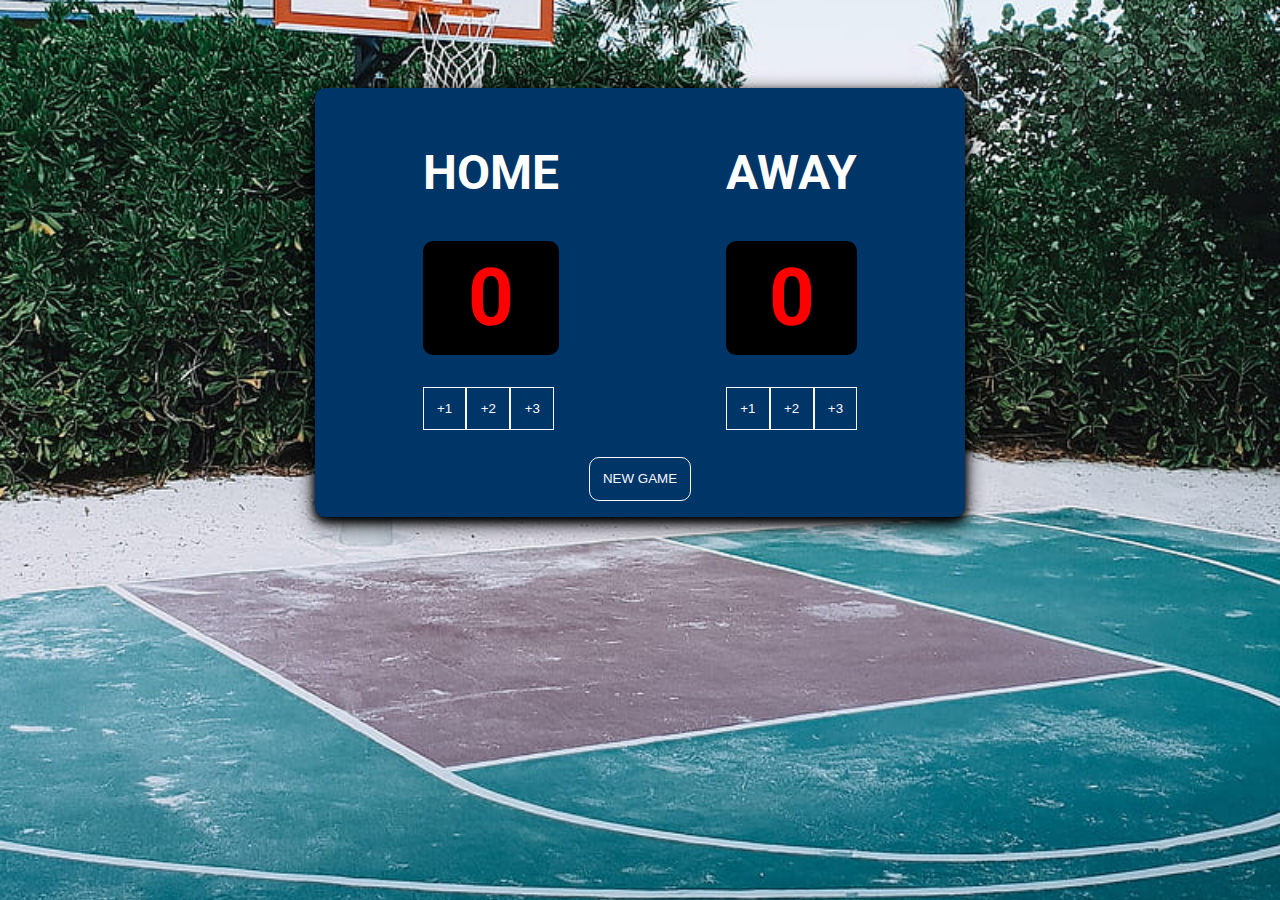
<file: basketball scoreboard/index.html>
<!DOCTYPE html>
<html lang="en">
<head>
    <meta charset="UTF-8">
    <meta http-equiv="X-UA-Compatible" content="IE=edge">
    <meta name="viewport" content="width=device-width, initial-scale=1.0">
    <title>Basketball Scoreboard</title>
    <link rel="stylesheet" href="./styling.css">
    <link rel="preconnect" href="https://fonts.googleapis.com">
    <link rel="preconnect" href="https://fonts.gstatic.com" crossorigin>
    <link href="https://fonts.googleapis.com/css2?family=Roboto:wght@100;300;400;900&display=swap" rel="stylesheet">
</head>
<body>
    <div class="scoreboard">
        <div class="d-flex">

            <div class="flex-item">
                <h2 class="title">Home</h2>
                <h1 class="score" id="home-score-el">0</h1>
                <div class="btn-wrapper">
                    <button class="btn" data-location="home" data-amount="1">+1</button>
                    <button class="btn" data-location="home" data-amount="2">+2</button>
                    <button class="btn" data-location="home" data-amount="3">+3</button>
                </div>
            </div>

            <div class="flex-item">
                <h2 class="title">Away</h2>
                <h1 class="score" id="away-score-el">0</h1>
                <div class="btn-wrapper">
                    <button class="btn" data-location="away" data-amount="1">+1</button>
                    <button class="btn" data-location="away" data-amount="2">+2</button>
                    <button class="btn" data-location="away" data-amount="3">+3</button>
                </div>
            </div>
        </div>

        <button id="new-game-button" class="btn new-game-btn">new game</button>
    </div>

    <script src="./javascript.js"></script>
</body>
</html>
</file>
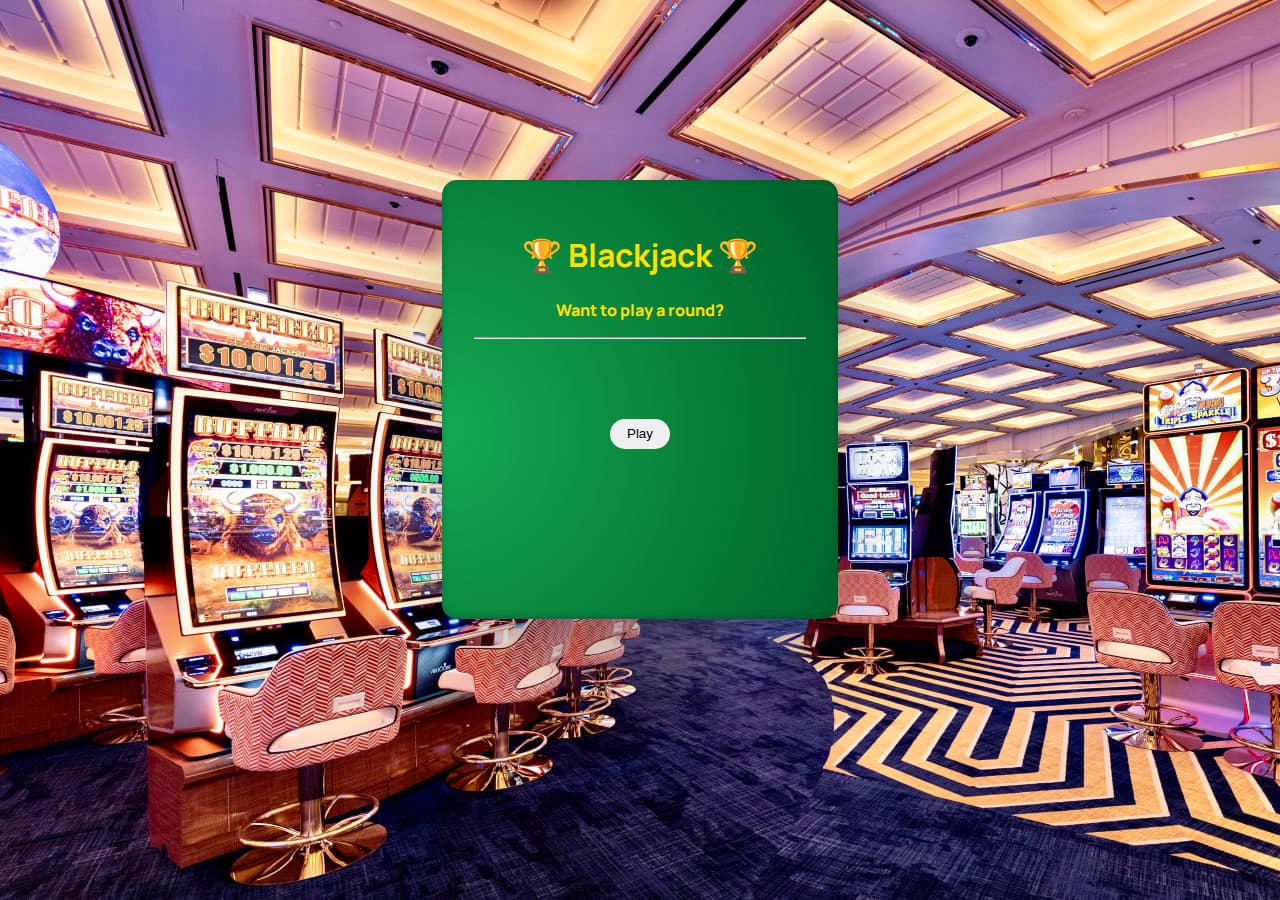
<file: blackjack game/index.html>
<!DOCTYPE html>
<html lang="en">

<head>
    <meta charset="UTF-8">
    <meta http-equiv="X-UA-Compatible" content="IE=edge">
    <meta name="viewport" content="width=device-width, initial-scale=1.0">
    <title>Blackjack Game</title>
    <link rel="stylesheet" href="./style/styling.css">
    <link rel="preconnect" href="https://fonts.googleapis.com">
    <link rel="preconnect" href="https://fonts.gstatic.com" crossorigin>
    <link href="https://fonts.googleapis.com/css2?family=Manrope:wght@400;500;800&display=swap" rel="stylesheet">
</head>

<body>
    <div id="game-board" class="container">
        <!-- Heads Up Display -->
        <div class="content-display">
            <h1 class="title">🏆 Blackjack 🏆</h1>
            <p class="message" id="message-el">Want to play a round?</p>
            <p class="hand" id="current-cards-el"></p>
            <p class="count" id="sum-el"></p>
            <p id="dealers-hand-el"></p>
            <p id="dealer-sum-el"></p>
            <hr>
        </div>

        <!-- Play Button -->
        <div id="play-btn-wrap" class="btn-wrap play-btn-wrap">
            <button class="button" id="play-button">Play</button>
        </div>

        <!-- Input Form -->
        <div class="form hide" id="form-el">
            <div class="d-flex column">
                <div class="input-wrap" id="name-input-field">
                    <label class="label" for="name">Name:</label>
                    <input class="name-input" type="text" id="name-input-el" name="name" required>
                </div>
                <div class="input-wrap">
                    <label class="label" for="chips">Betting: </label>
                    <input class="chips-input" type="number" id="chips-input-el" name="chips" required>
                </div>
                <div class="btn-wrap">
                    <button class="button" id="submit-button">Submit</button>
                </div>
            </div>
        </div>

        <div class="d-flex column">
            <!-- Game buttons -->

            <!-- Start button -->
            <div class="btn-wrap hide" id="start-game-btn">
                <button class="button">Hit Me</button>
            </div>
            <!-- Hit button -->
            <div class="btn-wrap hide" id="another-card-btn">
                <button class="button">Hit</button>
            </div>
            <!-- Stay button -->
            <div class="btn-wrap hide" id="stand-btn-wrap">
                <button class="button" id="stand-button">Stand</button>
            </div>
            <!-- New round button -->
            <div class="btn-wrap hide" id="new-round-btn">
                <button class="button">New Round</button>
            </div>
            <!-- double down button -->
            <div class="btn-wrap">
                <button id="double-down-btn" class="button hide">Double Down</button>
            </div>


            <!-- Ace buttons -->
            <div class="d-flex row">
                <div id="ace-btn-1-wrap" class="btn-wrap hide">
                    <input type="button" class="button" id="ace-btn1" value="Count as 11">
                </div>
                <div id="ace-btn-2-wrap" class="btn-wrap hide">
                    <input type="button" class="button" id="ace-btn2" value="Count as 1">
                </div>
            </div>

            <!-- Quit button -->
            <div class="btn-wrap hide" id="quit-btn">
                <button class="button">Quit</button>
            </div>
        </div>
        <!-- player name + chips -->
        <p id="player-el"></p>
    </div>

    <script src="./script/script.js"></script>
</body>

</html>
</file>
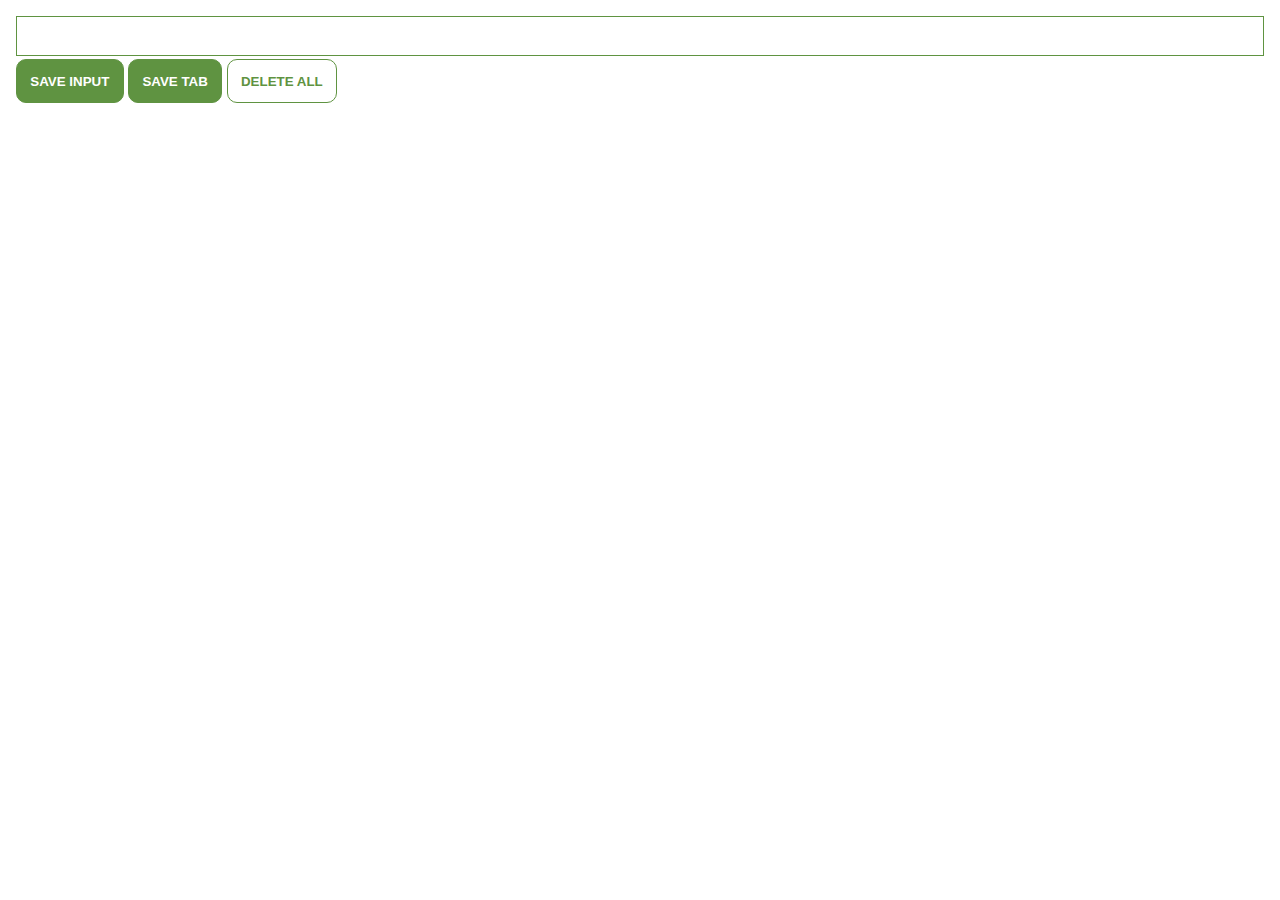
<file: chrome extension/index.html>
<!DOCTYPE html>
<html lang="en">
<head>
    <meta charset="UTF-8">
    <meta http-equiv="X-UA-Compatible" content="IE=edge">
    <meta name="viewport" content="width=device-width, initial-scale=1.0">
    <title>Chrome Extension</title>
    <link rel="stylesheet" href="./styling.css">
</head>
<body class="body" id="body">

    <!-- input area -->
    <div class="form">
        <input type="text" id="input-el" class="input-field" required> <br>
        <button id="save-btn" class="save-btn">Save Input</button>
        <button id="tab-btn" class="save-btn">save tab</button>
        <button id="delete-btn" class="delete-btn">delete all</button>
    </div>

    <!-- displays leads -->
    <ul id="ul-el" class="unordered-list"></ul>


    <!-- script tag -->
    <script src="script.js"></script>
</body>
</html>
</file>
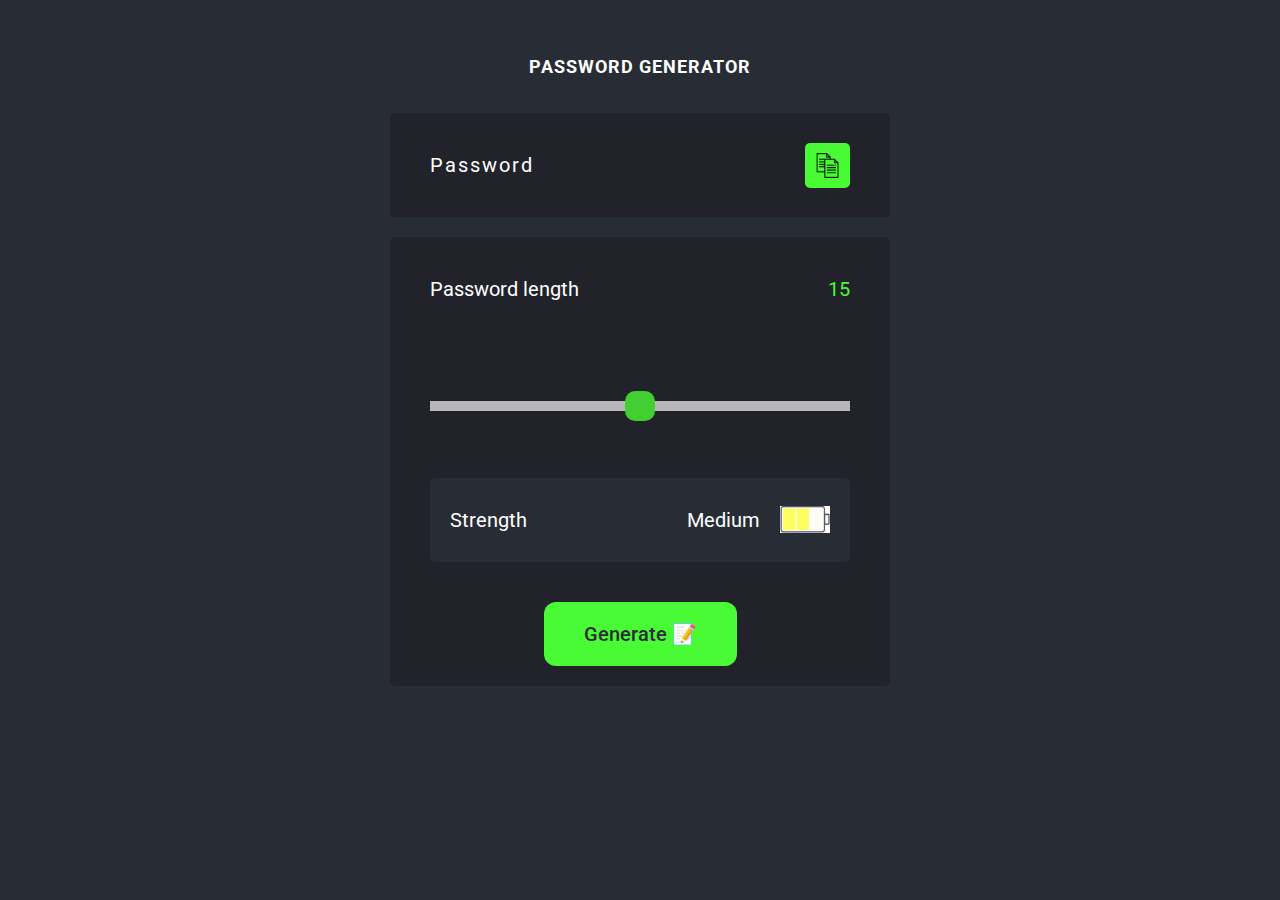
<file: password generator/index.html>
<!DOCTYPE html>
<html lang="en">
<head>
    <meta charset="UTF-8">
    <meta http-equiv="X-UA-Compatible" content="IE=edge">
    <meta name="viewport" content="width=device-width, initial-scale=1.0">
    <title>Password Generator</title>
    <link rel="stylesheet" href="style.css">
    <link rel="preconnect" href="https://fonts.googleapis.com">
    <link rel="preconnect" href="https://fonts.gstatic.com" crossorigin>
    <link href="https://fonts.googleapis.com/css2?family=Roboto:wght@300;400;500&display=swap" rel="stylesheet">
</head>
<body>

    <div class='main-container'>
        <h1 class="h1">Password Generator</h1>

        <div class="d-flex container password-display">
            <p class="password" id="password-el">Password</p>
            <a href="#" class="copy-wrap highlight" id="copy-button-el"><img class="copy" src="./img/copy-icon.png" alt="copy icon"></a>
        </div>

        <div class="container password-settings">
            <div class="length d-flex">
                <p>Password length</p>
                <p class="highlight" id="password-length-el"></p>
            </div>

            <div class="slider-wrap">            
                <input type="range" min="10" max="20" value="15" class="slider" id="slider-el">
            </div>

            <div class="strength d-flex">
                <p>Strength</p>
                <div class="d-flex gap">
                    <p id="password-strength-el"></p>
                    <img src="" id="password-power-el" class="battery"></img>
                </div>
            </div>

            <div class="generate-btn-wrap">
                <a href="#" class="generate" id="generate-button-el">Generate 📝</a>
            </div>

        </div>
        
    </div>

    <script src="script.js"></script>
</body>
</html>
</file>
<file: basketball scoreboard/styling.css>
/* General classes*/
* {
    box-sizing: border-box;
}

body {
    padding: 5em 0 0 0;
    background-image: url(./basketball.jpg);
    background-position: center;
}

.scoreboard {
    max-width: 650px;
    width: 90%;
    margin: 0 auto;
    background-color: #003568;
    padding: 1em 3em 1em 3em;
    border-radius: 10px;
    text-align: center;
    font-family: 'Roboto', sans-serif;
    font-weight: bold;
    box-shadow: 0 4px 8px 0 black, 0 6px 20px 0 black;
}

.d-flex {
    width: 100%;
    display: flex;
    justify-content: space-around;
    align-items: center;
    gap: 3em;
}

.title {
    color: white;
    font-size: 3rem;
    text-transform: uppercase;
}

.score {
    margin: 0 auto;
    border-radius: 10px;
    font-size: 5rem;
    color: red;
    padding: 0.125em 0.5em 0.125em 0.5em;
    background-color: black;
    max-width: 150px;
}

.btn-wrapper {
    display: flex;
    margin-top: 2em;
}

.btn {
    text-align: center;
    color: ghostwhite;
    background-color: #003568;
    border: 1px solid ghostwhite;
    padding: 1em;
    cursor: pointer;
}

.btn:hover{
    opacity: 0.50;
}

.winning {
    border: 3px yellow solid;
}


/* Specific elements on web app*/
.new-game-btn {
    margin-top: 2em;
    text-transform: uppercase;
    border-radius: 10px;
}


/* Media queries */
@media (max-width: 600px) {
    .score {
        font-size: 4rem;
        padding: 0.125em 0.25em 0.125em 0.25em;
    }
    .d-flex {
        gap: 2.5em;
    }
}

@media (min-width: 800px) {
    body {
        background-size: cover;
    }
}
</file>
<file: blackjack game/style/styling.css>
/*--------------------------------------------------------------
# General
--------------------------------------------------------------*/

*, *::before, *::after {
    box-sizing: border-box;
}

.border {
    border: 1px solid red;
}

.border2 {
    border: 1px solid yellow;
}

body {
    background: url(../assets/img/bg1.jpeg);
    background-size: cover;
    margin: 0;
    background-color: white;
    padding-top: 20vh;
    font-family: 'Manrope', sans-serif;
    font-weight: 800;
    height: 100vh;
}

.d-flex {
    display: flex;
}

.column {
    flex-direction: column;
    gap: 1em;
}

.row {
    flex-direction: row;
}

.hide {
    display: none;
}

.btn-wrap {
    margin: 0 auto;
    width: 40%;
}

@media (min-width: 1200px) {
    .btn-wrap {
        width: 30%;
    }
}

/*--------------------------------------------------------------
# container
--------------------------------------------------------------*/
.container {
    width: 90%;
    min-height: 61%;
    background: radial-gradient(circle at -1% 57.5%, rgb(19, 170, 82) 0%, rgb(0, 102, 43) 90%);
    padding: 2em;
    color: #FFDF00;
    box-shadow: rgba(50, 50, 93, 0.25) 0px 50px 100px -20px, rgba(0, 0, 0, 0.3) 0px 30px 60px -30px, rgba(10, 37, 64, 0.35) 0px -2px 6px 0px inset;
    margin: 0 auto;
    text-align: center;
    border-radius: 15px;
}

@media (min-width: 1200px) {
    .container {
        width: 31%;
    }
}

.blackjack {
    box-shadow: rgba(240, 46, 170, 0.4) 0px 5px, rgba(240, 46, 170, 0.3) 0px 10px, rgba(240, 46, 170, 0.2) 0px 15px, rgba(240, 46, 170, 0.1) 0px 20px, rgba(240, 46, 170, 0.05) 0px 25px;
    border: 1px solid #FFDF00;
}

.out {
    box-shadow: rgba(0, 0, 0, 0.25) 0px 54px 55px, rgba(0, 0, 0, 0.12) 0px -12px 30px, rgba(0, 0, 0, 0.12) 0px 4px 6px, rgba(0, 0, 0, 0.17) 0px 12px 13px, rgba(0, 0, 0, 0.09) 0px -3px 5px;
    border: 1px solid black;
}

/*--------------------------------------------------------------
# elements in container
--------------------------------------------------------------*/
.play-btn-wrap {
    margin-top: 5em;
}

.input-wrap {
    width: 100%;
    margin: 0 auto;
}

.button {
    width: 60%;
    height: 30px;
    border: none;
    border-radius: 15px;
}

.button:hover {
    opacity: .8;
}


.submit {
    width: 30%;
    margin: 0 auto;
}
</file>
<file: chrome extension/styling.css>
*, *::before, *::after {
    box-sizing: border-box;
}

.body {
    margin: 0;
    padding: 1em;
    font-family: Arial, Helvetica, sans-serif;
    min-width: 400px;
}

.input-field {
    border: 1px solid #5f9341;
    height: 40px;
    width: 100%;
    padding: 10px;
}

.save-btn {
    margin-top: .25em;
    border: none;
    background-color: #5f9341;
    border: 1px solid #5f9341;
    color: #fff;
    text-transform: uppercase;
    font-weight: bold;
    padding: 1em;
    border-radius: 10px;
}

.save-btn:hover {
    background-color: gray;
}

.delete-btn {
    margin-top: .25em;
    border: 1px solid #5f9341;
    background-color: #fff;
    color: #5f9341;
    text-transform: uppercase;
    font-weight: bold;
    padding: 1em;
    border-radius: 10px;
}

.delete-btn:hover {
    background-color: gray;
    color: #fff;
}

.unordered-list {
    padding-left: 0;
    list-style: none;
}

li {
    margin-top: 5px;
}

.anchor-tag {
    color: #5f9341;
}
</file>
<file: password generator/style.css>
*,
*::before,
*::after {
    box-sizing: border-box;
}

:root {
    --my-color: #49fb35;
}

body {
    margin: 0;
    padding: 1em;
    font-family: 'Roboto', sans-serif;
    background-color: #282D35;
    color: #fff;
    font-size: 20px;
}

.d-flex {
    display: flex;
    justify-content: space-between;
    align-items: center;
}

.gap {
    gap: 1em;
}

.highlight {
    color: var(--my-color);
}

.container {
    background-color: #21222A;
    padding: 1em 1em;
    border-radius: 5px;
    max-width: 500px;
    margin: 0 auto;
}

.h1 {
    text-align: center;
    font-size: 18px;
    text-transform: uppercase;
    margin: 2em;
    letter-spacing: 1px;
}

.main-container {
    margin: 0 auto;
}

.password {
    letter-spacing: 0.125rem;
}

.password-settings {
    margin-top: 1em;

}

.generate-btn-wrap {
    display: flex;
    align-items: center;
    justify-content: center;
    margin-top: 2em;
}

.generate {
    padding: 1em 2em;
    background-color: #49fb35;
    border-radius: 12px;
    color: #282D35;
    font-weight: 500;
    text-decoration: none;
}

.copy-wrap{
    padding: 10px;
    border-radius: 5px;
    display: flex;
    justify-content: center;
    align-content: center;
    background-color: #49fb35;
}

.copy {
    width: 25px;
}

.slider {
    margin: 3em 0 2em 0;
    -webkit-appearance: none;
    width: 100%;
    height: 10px;
    background: #ddd;
    outline: none;
    opacity: 0.8;
    -webkit-transition: .2s;
    transition: opacity .2s;
}

.slider::-webkit-slider-thumb {
    /* background-image: url(./img/smiley.png); */
    -webkit-appearance: none;
    appearance: none;
    width: 30px;
    height: 30px;
    border-radius: 10px;
    background: #49fb35;
    cursor: pointer;
}

.slider::-moz-range-thumb {
    width: 20px;
    height: 20px;
    background: #49fb35;
    cursor: pointer;
}

.strength {
    /* width: 90%; */
    margin: 0 auto;
    background-color: #282D35;
    padding: 0.5em 1em;
    border-radius: 5px;
}

.battery {
    width: 50px;
}

@media(min-width: 700px) {
    .slider {
        margin: 6em 0 5em 0;
    }
    .container {
        padding: 1em 2em;
    }
}
</file>
